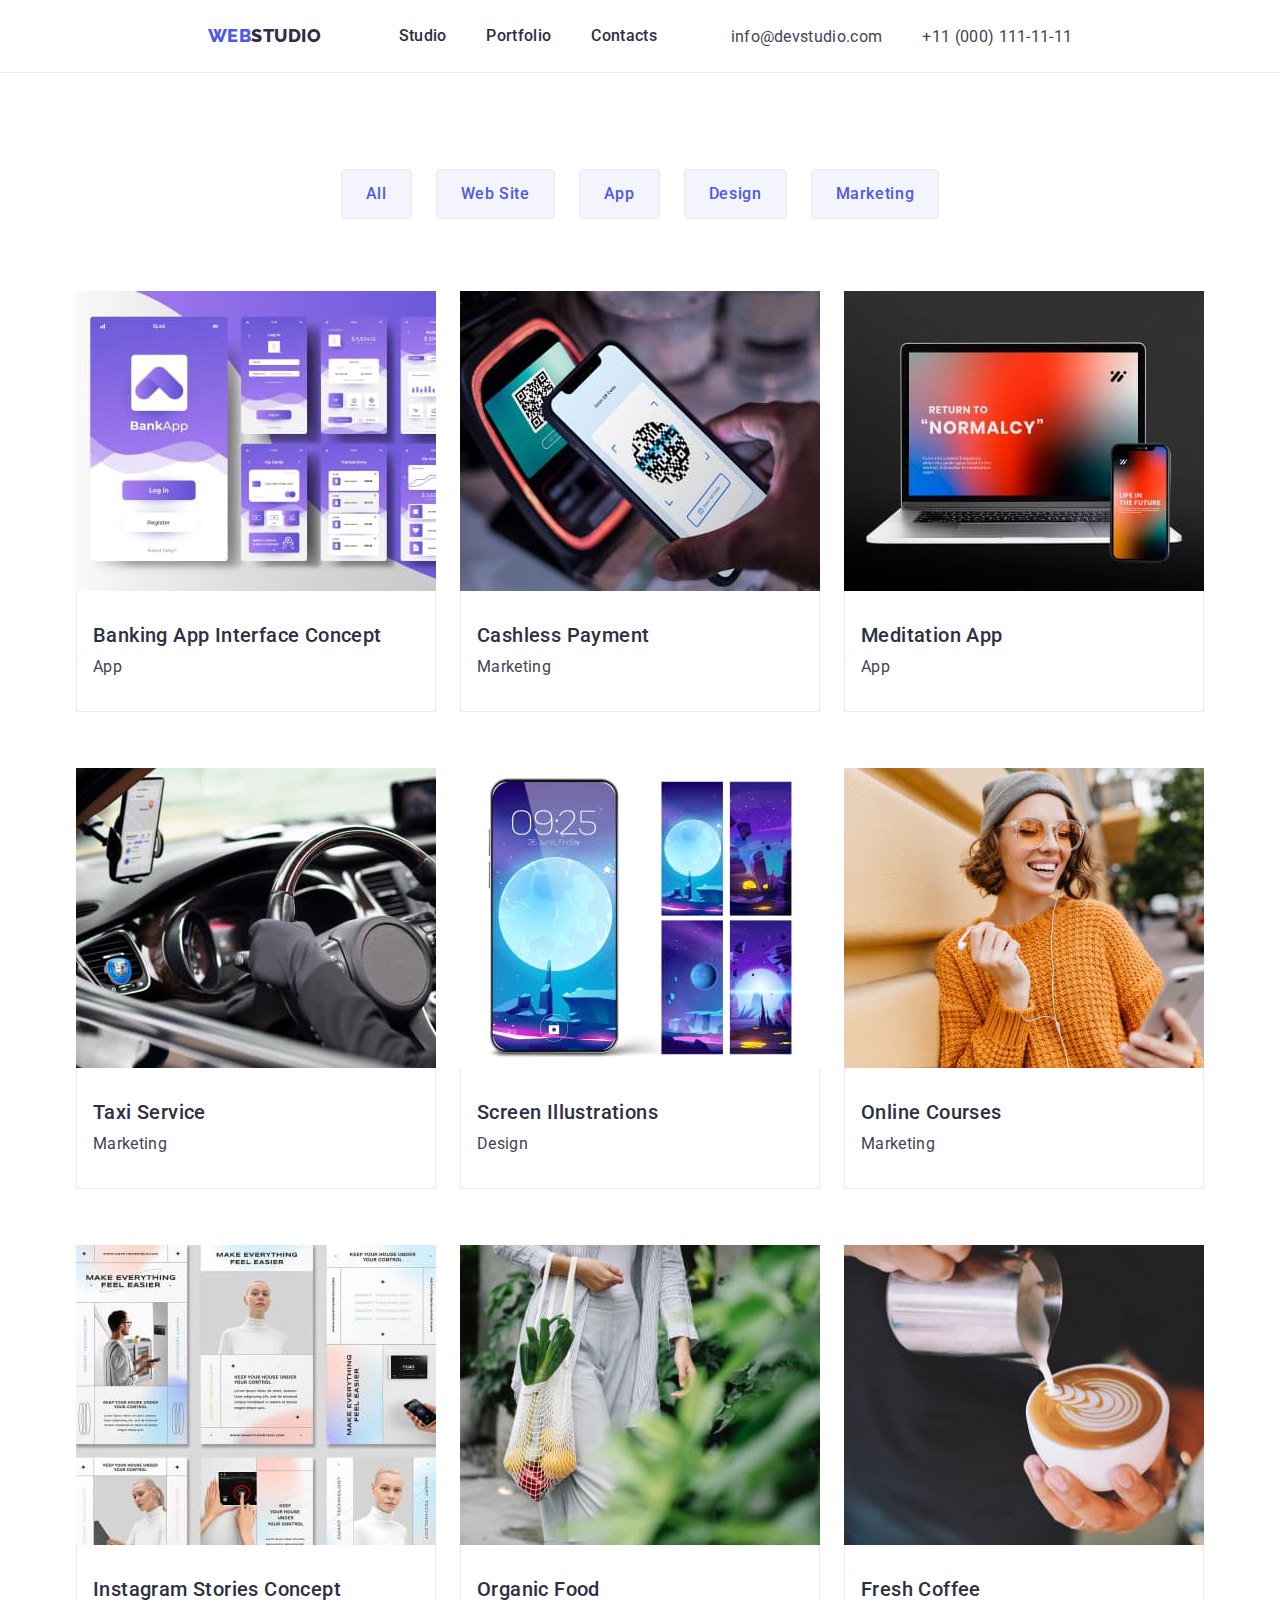
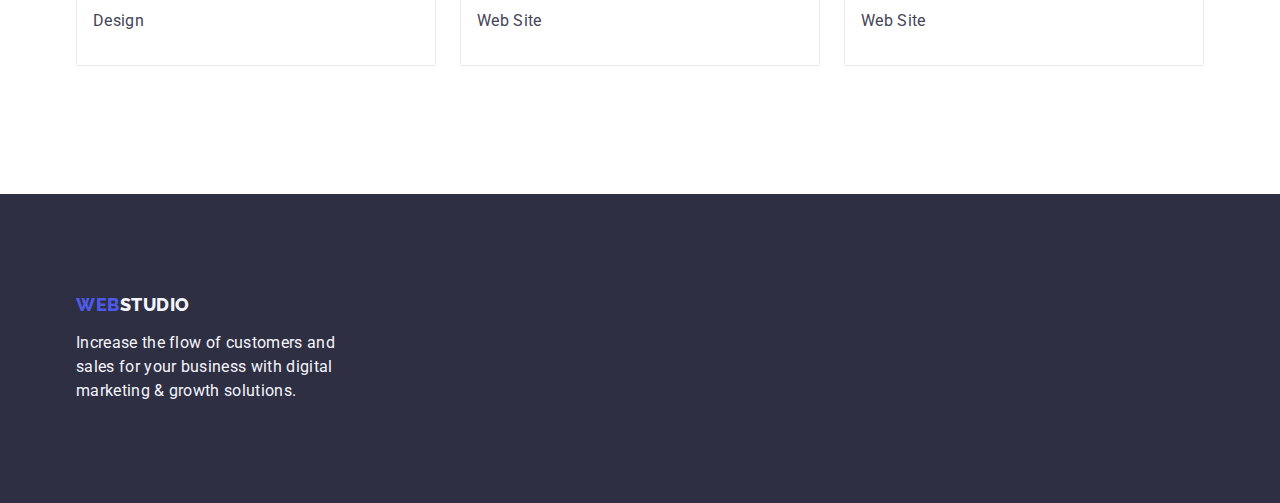
<file: portfolio.html>
<!DOCTYPE html>
<html lang="en">
<head>
    <meta charset="UTF-8">
    <meta name="viewport" content="width=device-width, initial-scale=1.0">
    <link rel="stylesheet" href="https://cdnjs.cloudflare.com/ajax/libs/modern-normalize/1.0.0/modern-normalize.min.css">
    <link rel="stylesheet" href="./css/styles.css">
    <link rel="preconnect" href="https://fonts.googleapis.com">
    <link rel="preconnect" href="https://fonts.gstatic.com" crossorigin>
    <link href="https://fonts.googleapis.com/css2?family=Raleway:wght@800&family=Roboto:wght@400;500;700;900&display=swap"
    rel="stylesheet">
     <title>Portfolio</title>
    </head>
    <body>
            <header class="top">
                <div class="container top-container">
                    <nav class="full-navigation"><a class="logo link"
                            href="https://ljarocka.github.io/goit-markup-hw-03II/">
                            Web<span class="logo-highlight">Studio</span></a>
                        <ul class="navigation-menu list">
                            <li><a class="navigation link" href="./index.html">Studio</a></li>
                            <li><a class="navigation link" href="./portfolio.html">Portfolio</a></li>
                            <li><a class="navigation link" href="">Contacts</a></li>
                        </ul>
                    </nav>
                    <address>
                        <ul class="contact-menu list">
                            <li><a href="mailto:info@devstudio.com" class="contact link contact-mail">info@devstudio.com</a>
                            </li>
                            <li><a href="tel:+11(000)111-11-11" class="contact link contact-tel">+11 (000) 111-11-11</a>
                            </li>
                        </ul>
                    </address>
                </div>
            </header>
        <main>
            <section class="company-portfolio"><div class="portfolio container">
            <h1 class="visually-hidden">To jest Portfolio</h1>
                <ul class="service-navigation-menu list">
                <li><button type="button" class="service-navigation">All</button></li>
                <li><button type="button" class="service-navigation">Web Site</button></li>
                <li><button type="button" class="service-navigation">App</button></li>
                <li><button type="button" class="service-navigation">Design</button></li>
                <li><button type="button" class="service-navigation">Marketing</button></li></ul>
                <ul class="service-carts list">
                    <li class="item"><a class="link" href=""><img class="link" src="./images/banking.jpg" alt="banking" width="360">
                       <div class="item-name"> <h2 class="description-name">Banking App Interface Concept</h2>
                        <p class="text">App</p></div></a>
                    </li>
                    <li  class="item"><a class="link" href=""><img class="link" src="./images/QRcode.jpg" alt="QRcode" width="360">
                        <div class="item-name"><h2 class="description-name">Cashless Payment</h2>
                        <p class="text">Marketing</p></div></a>
                    </li>
                    <li  class="item"><a class="link" href=""><img class="link" src="./images/computer-and-phone.jpg" alt="computer-and-phone" width="360">
                        <div class="item-name"><h2 class="description-name">Meditation App</h2>
                        <p class="text">App</p></div></a>
                    </li>
                    <li  class="item"><a class="link" href=""><img class="link" src="./images/steering-wheel.jpg" alt="steering-wheel" width="360">
                        <div class="item-name"><h2 class="description-name">Taxi Service</h2>
                        <p class="text">Marketing</p></div></a>
                    </li>
                    <li  class="item"><a class="link" href=""><img class="link" src="./images/app-on-your-phone.jpg" alt="app-on-your-phone" width="360">
                        <div class="item-name"><h2 class="description-name">Screen Illustrations</h2>
                        <p class="text">Design</p></div></a>
                    </li>
                    <li  class="item"><a class="link" href=""><img class="link" src="./images/girl-with-glasses.jpg" alt="girl-with-glasses" width="360">
                        <div class="item-name"><h2 class="description-name">Online Courses</h2>
                        <p class="text">Marketing</p></div></a>
                    </li>
                    <li  class="item"><a class="link" href=""><img class="link" src="./images/www-pages.jpg" alt="www-pages" width="360">
                        <div class="item-name"><h2 class="description-name">Instagram Stories Concept</h2>
                        <p class="text">Design</p></div></a>
                    </li>
                    <li  class="item"><a class="link" href=""><img class="link" src="./images/shopping-grid.jpg" alt="shopping-grid" width="360">
                        <div class="item-name"><h2 class="description-name">Organic Food</h2>
                        <p class="text">Web Site</p></div></a>
                    </li>
                    <li  class="item"><a class="link" href=""><img class="link" src="./images/coffee.jpg" alt="coffee" width="360">
                        <div class="item-name"><h2 class="description-name">Fresh Coffee</h2>
                        <p class="text">Web Site</p></div></a>
                    </li>
                </ul></div></section></main>
        <footer class="end-section">
            <div class="container page-footer"><a class="logo link"
                    href="https://ljarocka.github.io/goit-markup-hw-03II/">Web<span class="studio-highlight">Studio</span>
                </a>
                <p class="page-end">Increase the flow of customers and sales for your business with digital marketing & growth
                    solutions.</p>
            </div>
        </footer>
        </body>
        
        </html>
</file>
<file: css/styles.css>
*,
*::before,
*::after {
    box-sizing: border-box;
    margin: 0;
    padding: 0;
}
img {
    display: block;
    max-width: 100%;
    height: auto;
}
button {
    cursor: pointer;
    border: none;
    border-radius: 4px;
}
ul {
    list-style: none;
    margin: 0 auto;
    padding-left: 0;
}
:root {
--color-text: #434455;
--color-background-header: #E7E9FC;
--color-background-team: #2E2F42;
--color-button: #4D5AE5;
--color-button-nav: #404BBF;
--color-logo: #F4F4FD;
--color-buttom-first: #FFFFFF;
}
body {
    font-family: 'Roboto', sans-serif;
    color: var(--color-text);
    background-color: var(--color-buttom-first);
}
.container {
    width: 1158px;
    margin: 0 auto;
    padding: 0 15px;
}
.top-container {
    background-color: var(--color-buttom-first);
    display: flex;
    align-items: baseline;
    justify-content: center;
}
.top {
    border-bottom: 1px solid var(--color-background-header);
}
.navigation {
    font-size: 16px;
    font-weight: 500;
    line-height: 1.5;
    letter-spacing: 0.02em;
    color: var(--color-background-team); 
    text-decoration: none;
    display: block;
    padding: 24px 0;
}
.navigation-menu {
display: flex;
width: 261px;
gap: 40px;
padding-right: 332px;
}
.contact-menu {
    display: flex;
    gap: 40px;
}
.contact {
    color: var(--color-text);
    text-decoration: none;
    font-size: 16px;
    font-style: normal;
    font-weight: 400;
    line-height: 1.5;
    letter-spacing: 0.02em;
}
.contact-mail {
width: 153px;
}
.contact-tel {
width: 151px;
}
.navigation:hover {
    color:var(--color-button-nav);
    cursor: pointer;
}
.navigation:focus {
    color: var(--color-button-nav);
}
.contact:hover {
    color: var(--color-button-nav);
    cursor: pointer;
}
.contact:focus {
    color: var(--color-button-nav);}
.full-navigation {
    display: flex;
    align-items: center;
}
.first-order-section {
    padding: 188px 0;
    background-color: var(--color-background-team);
    margin: 0 auto;

        background-image: url(*);
        background-repeat: no-repeat;
        background-position: center;
        background-size: cover
}
.first-order {
    color: var(--color-buttom-first); 
    line-height: 1.07;
    font-weight: 700;
    font-size: 56px;
    letter-spacing: 0.02em;
    text-align: center;
    max-width: 496px;
   padding-bottom: 48px;
   margin: auto;
}
.section-order {
    color: var(--color-buttom-first);
    font-weight: 500;
    font-size: 16px;
    line-height: 1.5;
}
.service-fields {
    color: var(--color-background-team);
    font-size: 36px;
    line-height: 1.11;
    font-weight: 700;
    letter-spacing: 0.02em;
    text-align: center;
    width: 323px;
    margin-bottom: 72px;
    margin-left: auto;
    margin-right: auto;
}
.contact-menu .service .team-members .service-navigation-menu .list {
    list-style: none;}

.description-name {
    color: var(--color-background-team);
    font-size: 20px;
    line-height: 1.2;
    font-weight: 500;
    letter-spacing: 0.02em;
    margin-bottom: 8px;
}
.company-services {
    padding-bottom: 120px; 
}
.services {
display: flex;
gap: 24px;
}
.logo {
    font-family: 'Raleway', sans-serif;
    font-size: 18px;
    text-decoration: none;
    text-transform: uppercase;
    color:var(--color-button);
    line-height: 1.17;
    font-weight: 800;
    letter-spacing: 0.03em;
    width: 115px;
    margin-right: 76px;
}
.logo .logo-highlight {
    color:var(--color-background-team);
}
.studio-highlight {
    color: var(--color-logo);
}
.end-section {
background-color:var(--color-background-team);
padding: 100px 0;
}
.goals {
    padding: 120px 0;
}
.company-portfolio {
    padding-top: 96px;
    padding-bottom: 120px;
}
.order-button {
    font-family: "Roboto", sans-serif;
    background-color: var(--color-button);
    color: var(--color-buttom-first);
    font-size: 16px;
    line-height: 1.5;
    font-weight: 500;
    letter-spacing: 0.04em;
    cursor: pointer;
    height: 56px;
    display: block;
    margin: 0 auto;
    min-width: 169px;
}
.order-button:hover {
    background-color: var(--color-button-nav);
    cursor: pointer;
}
.order-button:focus {
    color: var(--color-button-nav);
    background-color: var(--color-button-nav);
}
.service-navigation {
    font-family: "Roboto", sans-serif;
    background-color:var(--color-logo);
    color: var(--color-button);
    font-weight: 500;
    font-size: 16px;
    line-height: 1.5;
    letter-spacing: 0.04em;
    cursor: pointer;
    padding: 12px 24px;
    border: 1px solid var(--color-background-header);
}
.service-navigation:hover {
    background-color:var(--color-button-nav);
    color: var(--color-buttom-first);
    border: 1px solid transparent;
}
.service-navigation:focus {
    background-color: var(--color-button-nav);
    color: var(--color-buttom-first);
    border: 1px solid transparent;
}
.page-end {
    color:var(--color-logo);
    font-size: 16px;
    font-weight: 400;
    line-height: 1.5;
    letter-spacing: 0.02em;
    width: 264px;
}
.text {
    font-size: 16px;
    line-height: 1.5;
    letter-spacing: 0.02em;
    color: var(--color-text);
    font-weight: 400;
}
.link {
    text-decoration: none;
}
footer .link {
    margin-bottom: 16px;
    display: inline-block;
}
.person {
    background-color: var(--color-buttom-first);
    display: block;
    height: auto;
}
.team-members .person {
width: calc((100% - 72px) / 4);
border-radius: 0px 0px 4px 4px;
}
.person-details {
    padding: 32px 0px;
}
.person .description-name {
    text-align: center;
}
.person .text {
    text-align: center;
}
.contact-header {
    font-style: normal;
}
.list {
    list-style-type: none;
    display: flex;
}
.visually-hidden {
    position: absolute;
    width: 1px;
    height: 1px;
    margin: -1px;
    border: 0;
    padding: 0;
    white-space: nowrap;
    clip-path: inset(100%);
    clip: rect(0 0 0 0);
    overflow: hidden;
}
.description-list .list {
    display: flex;
    flex-wrap: wrap;
   
}
.description-list {
    gap: 24px;
}
.description-box {
    flex-basis: calc((100% - 72px) / 4);
}
.goals {
    padding: 120px 0;
}
.services.service-options {
    width: calc((100% - 48px) / 3);
    border-radius: 0px 0px 4px 4px;
}   
.services {
display: flex;
gap: 24px;
}
.team {
    padding: 120px 0;
    background-color: var(--color-logo);
}
.team-members {
display: flex;
gap: 24px;
}
.service-navigation-menu {
    gap: 24px;
    justify-content: center;
    margin-bottom: 72px;
}
.service-carts {
    column-gap: 24px;
    display: flex;
    flex-wrap: wrap;
    row-gap: 48px;
}
.item {
    width: calc((100% - 48px) / 3);
    
    }
.item-name {
    padding: 32px 16px;
    border: 1px solid var(--color-background-header);
    border-top: none;
    margin-bottom: 8px;

}
</file>
